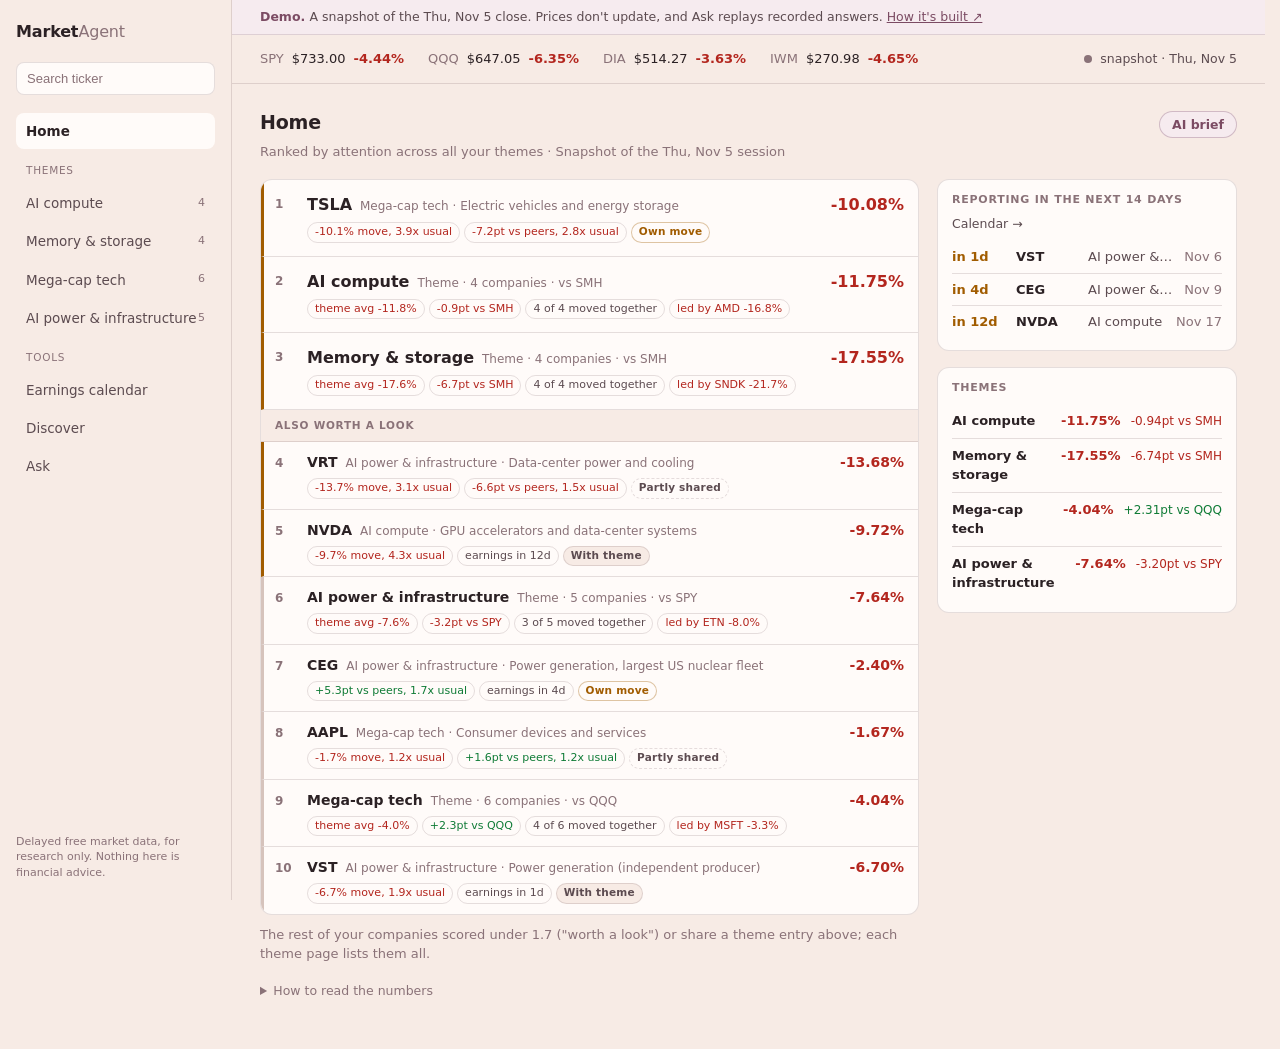
<file: index.html>
<!doctype html>
<html lang="en">
<head>
  <meta charset="utf-8" />
  <meta name="viewport" content="width=device-width, initial-scale=1" />
  <title>Market Agent · demo</title>
  <link rel="icon" href="data:image/svg+xml,%3Csvg xmlns='http://www.w3.org/2000/svg' viewBox='0 0 32 32'%3E%3Crect width='32' height='32' rx='7' fill='%232B2124'/%3E%3Crect x='7' y='17' width='4' height='8' rx='1' fill='%23F7EBE5'/%3E%3Crect x='14' y='11' width='4' height='14' rx='1' fill='%23F7EBE5'/%3E%3Crect x='21' y='7' width='4' height='18' rx='1' fill='%23F7EBE5'/%3E%3C/svg%3E" />
  <link rel="stylesheet" href="style.css" />
</head>
<body>
  <div class="app">
    <aside class="sidebar">
      <div class="brand">Market<span>Agent</span></div>

      <form id="search-form" class="search" role="search">
        <input id="search-input" type="search" placeholder="Search ticker" autocomplete="off"
               maxlength="12" aria-label="Search for a ticker" />
      </form>

      <nav class="nav" aria-label="Main">
        <a class="nav-item" href="#/" data-route="home">Home</a>
        <p class="nav-section" id="nav-themes-label">Themes</p>
        <div class="nav-themes" id="nav-themes" aria-labelledby="nav-themes-label"></div>
        <p class="nav-section">Tools</p>
        <a class="nav-item" href="#/earnings" data-route="earnings">Earnings calendar</a>
        <a class="nav-item" href="#/discover" data-route="discover">Discover</a>
        <a class="nav-item" href="#/ask" data-route="ask">Ask</a>
      </nav>

      <p class="disclaimer">
        Delayed free market data, for research only. Nothing here is financial advice.
      </p>
    </aside>

    <div class="main">
      <header class="strip" id="market-strip" aria-label="Market overview">
        <div class="strip-loading">Loading market data...</div>
      </header>

      <main id="view" class="view" aria-live="polite"></main>
    </div>
  </div>

  <div id="tooltip" class="tooltip" hidden></div>
  <div id="toast" class="toast" role="status" aria-live="polite" hidden></div>
  <script src="demo-config.js"></script>
  <script src="app.js"></script>
</body>
</html>
</file>
<file: style.css>
/* Palette values come from the dataviz reference palette, dark mode:
   validated for contrast and colorblind separation against the #1a1a19
   surface. Status colors (up/down/attention) are reserved -- they never
   double as decorative accents, and every one is paired with a sign or a
   text label so meaning never rests on color alone. */
:root {
  color-scheme: light;

  --plane: #F7EBE5;          /* warm cream page ground */
  --surface: #FFFBF9;        /* near-white card */
  --surface-hover: #FFF3EE;
  --border: rgba(93, 62, 72, 0.16);

  --ink: #2B2124;            /* 14.8:1 on card */
  --ink-secondary: #5C4B50;
  --ink-muted: #8A7278;

  --gridline: #EEDFD8;
  --axis: #D6C3BC;

  --series-1: #2a78d6;       /* chart line -- a hue no status color uses */
  --up: #0F7B36;             /* 5.1:1 on the warm ground */
  --down: #B3261E;           /* 6.2:1 */
  --attention: #A15C00;

  /* One accent for everything AI-generated -- brief and discovery share a
     signature so the reader always knows what a model wrote. Plum sits in
     the Dusty Mauve family, 6.7:1 on card, and never carries data values,
     so it can't be confused with the up/down reds and greens. */
  --accent-ai: #7B4B63;
  --accent-ai-wash: #F6EBEF;

  --radius: 12px;
}

* { box-sizing: border-box; }

html, body { height: 100%; }

body {
  margin: 0;
  background: var(--plane);
  color: var(--ink);
  font-family: system-ui, -apple-system, "Segoe UI", sans-serif;
  font-size: 14px;
  line-height: 1.5;
}

button { font-family: inherit; }

/* Reserve the scrollbar's width, so a page that grows long enough to
   scroll once its data arrives doesn't shift sideways. */
html { scrollbar-gutter: stable; }

.app { display: flex; min-height: 100vh; }

/* ---------- sidebar ---------- */
.sidebar {
  width: 232px;
  flex-shrink: 0;
  border-right: 1px solid var(--border);
  padding: 20px 16px;
  display: flex;
  flex-direction: column;
  gap: 18px;
  position: sticky;
  top: 0;
  height: 100vh;
}

.brand {
  font-size: 16px;
  font-weight: 700;
  letter-spacing: -0.01em;
}
.brand span { color: var(--ink-muted); font-weight: 500; }

.search input {
  width: 100%;
  padding: 8px 10px;
  border-radius: 8px;
  border: 1px solid var(--border);
  background: var(--surface);
  color: var(--ink);
  font-size: 13px;
}

.search input::placeholder { color: var(--ink-muted); }

.search input:focus {
  outline: 2px solid var(--series-1);
  outline-offset: 1px;
}

.nav { display: flex; flex-direction: column; gap: 2px; }

.nav-item {
  text-align: left;
  padding: 8px 10px;
  border-radius: 8px;
  border: none;
  background: none;
  color: var(--ink-secondary);
  font-size: 13.5px;
  cursor: pointer;
  display: flex;
  justify-content: space-between;
  align-items: center;
}

.nav-item:hover:not(:disabled) { background: var(--surface); color: var(--ink); }
.nav-item.is-active { background: var(--surface); color: var(--ink); font-weight: 600; }

.disclaimer {
  font-size: 11px;
  line-height: 1.4;
  color: var(--ink-muted);
  margin: 0;
}

/* ---------- market strip ---------- */
.main { flex: 1; min-width: 0; }

.strip {
  display: flex;
  align-items: center;
  gap: 24px;
  flex-wrap: wrap;
  padding: 14px 28px;
  border-bottom: 1px solid var(--border);
}

.strip-loading { color: var(--ink-muted); font-size: 13px; }

.index {
  display: flex;
  align-items: baseline;
  gap: 8px;
  font-size: 13px;
}
.index .label { color: var(--ink-muted); }
.index .value { font-variant-numeric: tabular-nums; }
.index .delta { font-variant-numeric: tabular-nums; font-weight: 600; }

.session {
  margin-left: auto;
  display: flex;
  align-items: center;
  gap: 8px;
  font-size: 12.5px;
  color: var(--ink-secondary);
}
.session .dot {
  width: 8px; height: 8px; border-radius: 50%;
  background: var(--ink-muted);
}
.session .dot.open { background: var(--up); }

/* ---------- views ---------- */
.view { padding: 24px 28px 48px; }

.view-head {
  display: flex;
  align-items: baseline;
  justify-content: space-between;
  gap: 16px;
  margin-bottom: 4px;
}

.view-head h1 { font-size: 19px; margin: 0; letter-spacing: -0.01em; }
.view-sub { color: var(--ink-muted); font-size: 13px; margin: 0 0 18px; }

.up-text { color: var(--up); }
.down-text { color: var(--down); }

/* ---------- watchlist rows ---------- */
.rows { display: flex; flex-direction: column; gap: 8px; }

.row {
  display: grid;
  grid-template-columns: 124px 1fr 116px 132px 88px 28px;
  align-items: center;
  gap: 16px;
  padding: 14px 16px;
  background: var(--surface);
  border: 1px solid var(--border);
  border-left: 3px solid transparent;
  border-radius: var(--radius);
  cursor: pointer;
  text-align: left;
  width: 100%;
  color: inherit;
  font: inherit;
}

/* A grid item's minimum width defaults to its content's, so one long
   headline (nowrap, for the ellipsis) widened its column past the card and
   pushed the price, chart and Edit button out of the row -- and out of line
   with the rows above and below. Letting every cell shrink keeps the
   columns the template says, and the ellipsis can do its job. */
.row > * { min-width: 0; }

.row:hover { background: var(--surface-hover); }
.row:focus-visible { outline: 2px solid var(--series-1); outline-offset: 2px; }

.row.level-high { border-left-color: var(--attention); }
.row.level-medium { border-left-color: var(--axis); }
/* Data failed to load: not calm, just unknown. */
.row.level-incomplete { border-left-color: var(--axis); border-left-style: dashed; }

.row .ticker { font-size: 15px; font-weight: 700; letter-spacing: -0.01em; }
.row .attention-tag {
  display: block;
  white-space: nowrap;
  font-size: 10px;
  text-transform: uppercase;
  letter-spacing: 0.06em;
  color: var(--ink-muted);
  margin-top: 2px;
}
.row.level-high .attention-tag { color: var(--attention); }

.row .headline {
  color: var(--ink-secondary);
  font-size: 13px;
  overflow: hidden;
  text-overflow: ellipsis;
  white-space: nowrap;
}

.factors { display: flex; flex-wrap: wrap; gap: 4px; margin-top: 4px; }
.chip {
  font-size: 11px;
  padding: 1px 7px;
  border-radius: 999px;
  border: 1px solid var(--border);
  color: var(--ink-secondary);
  font-variant-numeric: tabular-nums;
  white-space: nowrap;
}
.chip.up { color: var(--up); }
.chip.down { color: var(--down); }

.row .price { text-align: right; font-variant-numeric: tabular-nums; font-size: 15px; }
.row .delta { text-align: right; font-variant-numeric: tabular-nums; font-weight: 600; font-size: 13px; }
.row .spark { width: 88px; height: 30px; display: block; }
.spark-cell { display: flex; flex-direction: column; align-items: center; gap: 2px; }
.spark-label {
  font-size: 10px; color: var(--ink-muted);
  text-transform: uppercase; letter-spacing: 0.05em;
}
.row .remove {
  border: none; background: none; color: var(--ink-muted);
  cursor: pointer; font-size: 16px; line-height: 1; padding: 4px; border-radius: 6px;
}
.row .remove:hover { color: var(--down); background: rgba(179, 38, 30, 0.10); }

.row-error { color: var(--down); font-size: 12.5px; }

/* ---------- detail ---------- */
.back {
  border: none; background: none; color: var(--ink-muted);
  cursor: pointer; font-size: 13px; padding: 0; margin-bottom: 14px;
}
.back:hover { color: var(--ink); }

.detail-head { display: flex; align-items: flex-end; gap: 18px; flex-wrap: wrap; margin-bottom: 6px; }
.detail-head h1 { font-size: 26px; margin: 0; letter-spacing: -0.02em; }
.detail-price { font-size: 30px; font-weight: 700; font-variant-numeric: tabular-nums; }
.detail-delta { font-size: 15px; font-weight: 600; font-variant-numeric: tabular-nums; }

.panel {
  background: var(--surface);
  border: 1px solid var(--border);
  border-radius: var(--radius);
  padding: 18px;
  margin-top: 16px;
}

.panel h2 {
  font-size: 11px;
  text-transform: uppercase;
  letter-spacing: 0.07em;
  color: var(--ink-muted);
  margin: 0 0 12px;
  font-weight: 600;
}

.chart-wrap { position: relative; }
.chart { width: 100%; height: 260px; display: block; }

.grid-2 { display: grid; grid-template-columns: 1.4fr 1fr; gap: 16px; align-items: start; }
@media (max-width: 900px) { .grid-2 { grid-template-columns: 1fr; } }

.analysis { font-size: 14px; line-height: 1.65; color: var(--ink); margin: 0; }

.stat-line { display: flex; gap: 22px; flex-wrap: wrap; }
.stat { display: flex; flex-direction: column; gap: 2px; }
.stat .stat-label { font-size: 11px; text-transform: uppercase; letter-spacing: 0.06em; color: var(--ink-muted); }
.stat .stat-value { font-size: 16px; font-variant-numeric: tabular-nums; font-weight: 600; }

.news-list { list-style: none; margin: 0; padding: 0; display: flex; flex-direction: column; }
.news-list li { padding: 10px 0; border-bottom: 1px solid var(--border); }
.news-list li:last-child { border-bottom: none; }
.news-list a { color: var(--ink); text-decoration: none; font-size: 13.5px; line-height: 1.45; }
.news-list a:hover { color: var(--series-1); }
.news-list .meta { color: var(--ink-muted); font-size: 11.5px; margin-top: 3px; }

.empty, .loading-text { color: var(--ink-muted); font-size: 13.5px; padding: 28px 0; }

/* ---------- chart tooltip ---------- */
.tooltip {
  position: fixed;
  z-index: 20;
  background: var(--surface);
  border: 1px solid var(--border);
  border-radius: 8px;
  padding: 8px 10px;
  pointer-events: none;
  box-shadow: 0 6px 24px rgba(93, 62, 72, 0.18);
  min-width: 108px;
}
.tooltip .tip-value {
  font-size: 15px; font-weight: 700; font-variant-numeric: tabular-nums;
  display: flex; align-items: center; gap: 7px;
}
.tooltip .tip-key { width: 12px; height: 2px; background: var(--series-1); border-radius: 1px; flex: none; }
.tooltip .tip-label { font-size: 11.5px; color: var(--ink-muted); margin-top: 2px; }

/* ---------- AI brief ---------- */
.brief {
  background: var(--accent-ai-wash);
  border: 1px solid rgba(123, 75, 99, 0.22);
  border-radius: var(--radius);
  padding: 18px 20px;
  margin-bottom: 18px;
}

.brief-head {
  display: flex;
  align-items: center;
  gap: 8px;
  margin-bottom: 10px;
}

.brief-head h2 {
  font-size: 11px;
  text-transform: uppercase;
  letter-spacing: 0.07em;
  color: var(--accent-ai);
  margin: 0;
  font-weight: 700;
}

.brief-refresh {
  margin-left: auto;
  border: none;
  background: none;
  color: var(--accent-ai);
  font-size: 12px;
  cursor: pointer;
  padding: 2px 6px;
  border-radius: 6px;
}
.brief-refresh:hover { background: rgba(123, 75, 99, 0.10); }

.brief-body { font-size: 14px; line-height: 1.65; color: var(--ink); margin: 0; }
.brief-body p { margin: 0 0 10px; }
.brief-body p:last-child { margin-bottom: 0; }
.brief-meta { font-size: 11.5px; color: var(--ink-muted); margin: 10px 0 0; }

/* ---------- discover ---------- */
.row.is-discover { border-left-color: var(--accent-ai); }
.row .add {
  border: none; background: none; color: var(--accent-ai);
  cursor: pointer; font-size: 18px; line-height: 1; padding: 4px; border-radius: 6px;
}
.row .add:hover { background: rgba(123, 75, 99, 0.12); }

.note {
  font-size: 12.5px;
  color: var(--ink-muted);
  background: var(--surface);
  border: 1px solid var(--border);
  border-radius: 10px;
  padding: 10px 14px;
  margin: 0 0 16px;
  line-height: 1.5;
}

/* ---------- discover themes ---------- */
.section-heading {
  font-size: 11px;
  text-transform: uppercase;
  letter-spacing: 0.07em;
  color: var(--ink-muted);
  font-weight: 600;
  margin: 22px 0 10px;
}

.themes {
  display: grid;
  grid-template-columns: repeat(auto-fit, minmax(300px, 1fr));
  gap: 12px;
}

.theme-card {
  background: var(--accent-ai-wash);
  border: 1px solid rgba(123, 75, 99, 0.22);
  border-radius: var(--radius);
  padding: 16px;
}

.theme-card h3 {
  margin: 0 0 6px;
  font-size: 14.5px;
  font-weight: 700;
  color: var(--accent-ai);
  letter-spacing: -0.01em;
}

.theme-what { margin: 0; font-size: 13.5px; line-height: 1.55; color: var(--ink); }

.theme-tickers { display: flex; flex-wrap: wrap; gap: 6px; margin-top: 10px; }

.ticker-tag {
  font-size: 11.5px;
  font-weight: 700;
  letter-spacing: 0.02em;
  padding: 3px 9px;
  border-radius: 999px;
  border: 1px solid rgba(123, 75, 99, 0.30);
  background: var(--surface);
  color: var(--accent-ai);
  cursor: pointer;
}
.ticker-tag:hover { background: rgba(123, 75, 99, 0.10); }

/* ---------- fundamentals & earnings ---------- */
.bar-chart { width: 100%; height: 190px; display: block; }

.earnings-row { grid-template-columns: 124px 1fr 128px 104px 28px; }
.figure-cell { display: flex; flex-direction: column; align-items: flex-end; gap: 1px; }
.figure-value {
  font-size: 14.5px;
  font-variant-numeric: tabular-nums;
  font-weight: 600;
}
.figure-label {
  font-size: 10px;
  text-transform: uppercase;
  letter-spacing: 0.05em;
  color: var(--ink-muted);
}

/* ---------- earnings calendar ---------- */
.calendars {
  display: grid;
  grid-template-columns: repeat(auto-fit, minmax(300px, 1fr));
  gap: 16px;
  margin-top: 6px;
}

.calendar {
  background: var(--surface);
  border: 1px solid var(--border);
  border-radius: var(--radius);
  padding: 16px;
}

.calendar-title {
  margin: 0 0 12px;
  font-size: 14px;
  font-weight: 700;
  letter-spacing: -0.01em;
}

.calendar-grid {
  display: grid;
  grid-template-columns: repeat(7, 1fr);
  gap: 3px;
}

.weekday {
  font-size: 10px;
  text-transform: uppercase;
  letter-spacing: 0.05em;
  color: var(--ink-muted);
  text-align: center;
  padding-bottom: 4px;
}

.day {
  min-height: 46px;
  border-radius: 7px;
  padding: 3px;
  display: flex;
  flex-direction: column;
  gap: 2px;
  border: 1px solid transparent;
}

.day.is-blank { min-height: 0; }
.day.is-weekend { background: rgba(93, 62, 72, 0.04); }

.day-number {
  font-size: 10.5px;
  color: var(--ink-muted);
  font-variant-numeric: tabular-nums;
  text-align: right;
  padding: 0 2px;
}

.day.is-today { border-color: var(--attention); }
.day.is-today .day-number { color: var(--attention); font-weight: 700; }

.day.has-events { background: var(--accent-ai-wash); }

.day-ticker {
  display: block;
  width: 100%;
  font-size: 10.5px;
  font-weight: 700;
  letter-spacing: 0.02em;
  padding: 2px 3px;
  border-radius: 5px;
  border: none;
  background: var(--accent-ai);
  color: #fff;
  cursor: pointer;
  text-align: center;
}
.day-ticker:hover { opacity: 0.85; }

.plain-list { list-style: none; margin: 0; padding: 0; display: flex; flex-direction: column; gap: 6px; }
.link-button {
  background: none;
  border: none;
  padding: 0;
  color: var(--ink);
  font-size: 13.5px;
  cursor: pointer;
  text-align: left;
}
.link-button:hover { color: var(--accent-ai); }

/* ---------- explained metrics ---------- */
.metrics { display: flex; flex-direction: column; gap: 12px; }

.metric {
  display: grid;
  grid-template-columns: 120px 1fr;
  gap: 14px;
  align-items: baseline;
}

.metric-value {
  font-size: 17px;
  font-weight: 700;
  font-variant-numeric: tabular-nums;
  text-align: right;
}

.metric-name { font-size: 13px; font-weight: 600; color: var(--ink); }
.metric-note { font-size: 12.5px; color: var(--ink-muted); line-height: 1.45; margin-top: 1px; }

@media (max-width: 620px) {
  .metric { grid-template-columns: 1fr; }
  .metric-value { text-align: left; }
}

/* ---------- ask / chat ---------- */
.chat-log {
  display: flex;
  flex-direction: column;
  gap: 14px;
  min-height: 240px;
  max-height: calc(100vh - 300px);
  overflow-y: auto;
  padding: 4px 2px 10px;
}

.chat-empty { padding: 18px 0; }
.chat-empty-title {
  font-size: 11px; text-transform: uppercase; letter-spacing: 0.07em;
  color: var(--ink-muted); margin: 0 0 10px; font-weight: 600;
}

.starter {
  display: block;
  width: 100%;
  text-align: left;
  background: var(--surface);
  border: 1px solid var(--border);
  border-radius: 10px;
  padding: 11px 14px;
  margin-bottom: 8px;
  font-size: 13.5px;
  color: var(--ink);
  cursor: pointer;
}
.starter:hover { background: var(--surface-hover); border-color: var(--accent-ai); }

.bubble {
  border-radius: var(--radius);
  padding: 12px 15px;
  font-size: 14px;
  line-height: 1.6;
  white-space: pre-wrap;
  max-width: 78ch;
}

.bubble.user {
  align-self: flex-end;
  background: var(--accent-ai);
  color: #fff;
  border-bottom-right-radius: 4px;
}

.bubble.agent {
  background: var(--surface);
  border: 1px solid var(--border);
  border-bottom-left-radius: 4px;
}

.bubble.agent.is-error { color: var(--down); border-color: rgba(179, 38, 30, 0.35); }
.bubble.thinking { color: var(--ink-muted); font-style: italic; }

.assistant-turn { display: flex; flex-direction: column; gap: 6px; align-items: flex-start; }

.trace {
  font-size: 12px;
  background: var(--accent-ai-wash);
  border: 1px solid rgba(123, 75, 99, 0.22);
  border-radius: 9px;
  padding: 7px 11px;
  max-width: 78ch;
}
.trace summary {
  cursor: pointer;
  color: var(--accent-ai);
  font-weight: 600;
  letter-spacing: 0.01em;
}
.trace-step { padding: 6px 0 0 2px; }
.trace-step + .trace-step { border-top: 1px solid rgba(123, 75, 99, 0.14); margin-top: 6px; }
.trace-call {
  font-family: ui-monospace, SFMono-Regular, Menlo, monospace;
  font-size: 11.5px;
  color: var(--ink-secondary);
  word-break: break-all;
}
.trace-meta { font-size: 11px; color: var(--ink-muted); margin-top: 2px; }
.trace-step.is-error .trace-meta { color: var(--down); }
.trace-summary {
  font-size: 11.5px;
  color: var(--ink-secondary);
  margin-top: 2px;
  overflow-wrap: anywhere;
}

.chat-form { display: flex; gap: 8px; margin-top: 16px; }
.chat-input {
  flex: 1;
  padding: 11px 14px;
  border-radius: 10px;
  border: 1px solid var(--border);
  background: var(--surface);
  color: var(--ink);
  font-size: 14px;
}
.chat-input:focus { outline: 2px solid var(--accent-ai); outline-offset: 1px; }
.chat-send {
  padding: 11px 20px;
  border-radius: 10px;
  border: none;
  background: var(--accent-ai);
  color: #fff;
  font-size: 14px;
  font-weight: 600;
  cursor: pointer;
}
.chat-send:hover { opacity: 0.9; }

/* ---------- news summaries ---------- */
.news-summary {
  font-size: 12.5px;
  line-height: 1.5;
  color: var(--ink-secondary);
  margin-top: 5px;
}

.news-list .meta { display: flex; align-items: center; gap: 7px; }

.kind-tag {
  font-size: 9.5px;
  text-transform: uppercase;
  letter-spacing: 0.06em;
  font-weight: 700;
  color: var(--accent-ai);
  border: 1px solid rgba(123, 75, 99, 0.32);
  border-radius: 4px;
  padding: 0 5px;
  line-height: 15px;
}

/* ---------- earnings setup ---------- */
.reaction-chart { width: 100%; height: 170px; display: block; }

.setup-lead { font-size: 14px; line-height: 1.6; margin: 0 0 10px; color: var(--ink); }
.setup-figure {
  font-size: 24px;
  font-weight: 700;
  font-variant-numeric: tabular-nums;
  margin-right: 4px;
}

.setup-note {
  font-size: 13.5px;
  line-height: 1.6;
  color: var(--ink-secondary);
  margin: 0 0 14px;
  padding-left: 12px;
  border-left: 2px solid var(--border);
}
.setup-note.is-striking {
  color: var(--ink);
  border-left-color: var(--attention);
}

/* ---------- navigation (links, so every page has an address) ---------- */
a.nav-item { text-decoration: none; }
.nav-item:hover { background: var(--surface); color: var(--ink); }
.nav-item:focus-visible { outline: 2px solid var(--series-1); outline-offset: 1px; }
.nav-section {
  margin: 12px 10px 4px;
  font-size: 10.5px;
  text-transform: uppercase;
  letter-spacing: 0.07em;
  color: var(--ink-muted);
}
.nav-themes { display: flex; flex-direction: column; gap: 2px; }
.nav-count { font-size: 11px; color: var(--ink-muted); font-variant-numeric: tabular-nums; }
.sidebar { overflow-y: auto; }
.disclaimer { margin-top: auto; }

a.back { display: inline-block; text-decoration: none; }
.inline-link { color: inherit; text-decoration: underline; text-underline-offset: 2px; }
.inline-link:hover { color: var(--series-1); }

/* ---------- theme vocabulary ---------- */
.attr-tag {
  display: inline-block;
  font-size: 10.5px;
  font-weight: 600;
  letter-spacing: 0.02em;
  padding: 1px 7px;
  border-radius: 999px;
  border: 1px solid var(--border);
  white-space: nowrap;
  color: var(--ink-secondary);
  background: var(--surface);
}
/* Neutral tones on purpose: these describe how a move lines up with its
   peers, not whether it was good or bad, so they stay out of the up/down
   reds and greens. */
.attr-theme { color: var(--ink-secondary); background: var(--plane); }
.attr-company { color: var(--attention); border-color: rgba(161, 92, 0, 0.35); }
.attr-quiet, .attr-none { color: var(--ink-muted); }

/* ---------- theme stats (theme page) ---------- */

.tstats { display: flex; flex-wrap: wrap; gap: 18px; }
.tstat { display: flex; flex-direction: column; gap: 1px; }
.tstat-label { font-size: 10.5px; text-transform: uppercase; letter-spacing: 0.06em; color: var(--ink-muted); }
.tstat-value { font-size: 15px; font-weight: 600; font-variant-numeric: tabular-nums; }
a.ticker-tag { text-decoration: none; display: inline-block; }
.empty-inline { color: var(--ink-muted); font-size: 13px; margin: 0; }

.reading-guide { margin-top: 18px; font-size: 12.5px; color: var(--ink-secondary); }
.reading-guide summary { cursor: pointer; color: var(--ink-muted); }
.reading-guide p { margin: 6px 0; max-width: 760px; line-height: 1.5; }

/* ---------- theme page ---------- */
.theme-summary .tstats { gap: 26px; }
.theme-row { grid-template-columns: 150px 1fr 96px 84px 150px 88px 44px; }
.row-role { display: block; font-size: 11.5px; color: var(--ink-muted); margin-top: 2px; line-height: 1.35; }
.row-note {
  margin-top: 6px; font-size: 12.5px; color: var(--ink-secondary); font-style: italic;
  border-left: 2px solid var(--axis); padding-left: 8px;
}
.rel-cell { display: flex; flex-direction: column; align-items: flex-end; gap: 2px; }
.rel-line { display: flex; gap: 6px; font-size: 12px; font-variant-numeric: tabular-nums; }
.rel-label { color: var(--ink-muted); }
.rel-value { font-weight: 600; }
.row-edit {
  border: 1px solid var(--border); background: var(--surface); color: var(--ink-secondary);
  border-radius: 6px; font-size: 11.5px; padding: 3px 6px; cursor: pointer;
}
.row-edit:hover { color: var(--ink); background: var(--surface-hover); }

.edit-panel {
  background: var(--surface);
  border: 1px solid var(--border);
  border-radius: var(--radius);
  padding: 12px 16px;
  margin-top: -4px;
  display: flex;
  flex-direction: column;
  gap: 8px;
}
.edit-line { display: flex; flex-wrap: wrap; gap: 8px; align-items: center; }
.edit-line .field-input { flex: 1; min-width: 200px; }

/* ---------- forms ---------- */
.form-grid { display: flex; flex-wrap: wrap; gap: 10px 14px; align-items: flex-end; }
.field { display: flex; flex-direction: column; gap: 4px; flex: 1; min-width: 160px; }
.field-label { font-size: 11.5px; color: var(--ink-muted); }
.field-input {
  padding: 7px 10px;
  border-radius: 8px;
  border: 1px solid var(--border);
  background: var(--surface);
  color: var(--ink);
  font: inherit;
  font-size: 13px;
}
.field-input:focus { outline: 2px solid var(--series-1); outline-offset: 0; border-color: transparent; }
.button-primary, .button-secondary, .button-danger {
  border-radius: 8px; padding: 7px 12px; font-size: 13px; cursor: pointer; border: 1px solid var(--border);
}
.button-primary { background: var(--ink); color: var(--surface); border-color: var(--ink); }
.button-primary:hover { opacity: 0.9; }
.button-primary:disabled { opacity: 0.6; cursor: default; }
.button-secondary { background: var(--surface); color: var(--ink); }
.button-secondary:hover { background: var(--surface-hover); }
.button-secondary:disabled { color: var(--ink-muted); cursor: default; }
.button-danger { background: none; color: var(--down); border-color: rgba(179, 38, 30, 0.3); }
.button-danger:hover { background: rgba(179, 38, 30, 0.08); }
.form-error { color: var(--down); font-size: 12.5px; margin: 6px 0 0; flex-basis: 100%; }
.form-hint { color: var(--ink-muted); font-size: 12.5px; margin: 8px 0; }

details.panel > summary { cursor: pointer; font-weight: 600; font-size: 13.5px; color: var(--ink-secondary); }
details.panel[open] > summary { margin-bottom: 14px; }
.theme-settings .button-danger { margin-top: 16px; }
.new-theme { margin-top: 18px; }

/* ---------- stock page: theme context ---------- */
.theme-context .tstats { margin: 4px 0 12px; }
.context-role { margin: -6px 0 10px; color: var(--ink-secondary); font-size: 13px; }
.context-verdict { margin: 0 0 10px; font-size: 13px; color: var(--ink-secondary); display: flex; align-items: center; gap: 4px; flex-wrap: wrap; }
.context-peers { display: flex; flex-wrap: wrap; align-items: center; gap: 6px; }
.peer-tag span { font-variant-numeric: tabular-nums; font-weight: 600; }

/* ---------- earnings: next two weeks ---------- */
.upcoming { padding: 4px 18px; margin-top: 0; }
.upcoming-line {
  display: grid; grid-template-columns: 70px 70px 1fr 70px; gap: 10px; align-items: center;
  padding: 8px 0; border-bottom: 1px solid var(--border); color: inherit; text-decoration: none; font-size: 13px;
}
.upcoming-line:last-child { border-bottom: none; }
.upcoming-line:hover .upcoming-ticker { color: var(--series-1); }
.upcoming-date { color: var(--ink-muted); font-variant-numeric: tabular-nums; }
.upcoming-ticker { font-weight: 700; }
.upcoming-theme { color: var(--ink-secondary); }
.upcoming-days { text-align: right; color: var(--ink-muted); font-variant-numeric: tabular-nums; }

/* ---------- add-to-theme menu + toast ---------- */
.theme-menu {
  position: absolute;
  z-index: 20;
  min-width: 220px;
  background: var(--surface);
  border: 1px solid var(--border);
  border-radius: 10px;
  box-shadow: 0 8px 24px rgba(43, 33, 36, 0.14);
  padding: 8px;
  display: flex;
  flex-direction: column;
  gap: 2px;
}
.theme-menu-title { margin: 2px 6px 6px; font-size: 11.5px; color: var(--ink-muted); }
.theme-menu-item {
  text-align: left; background: none; border: none; border-radius: 6px;
  padding: 7px 8px; font-size: 13px; color: var(--ink); cursor: pointer;
}
.theme-menu-item:hover, .theme-menu-item:focus-visible { background: var(--surface-hover); outline: none; }

.toast {
  position: fixed; bottom: 20px; left: 50%; transform: translateX(-50%);
  background: var(--ink); color: var(--surface);
  padding: 9px 16px; border-radius: 8px; font-size: 13px; z-index: 30;
  box-shadow: 0 6px 18px rgba(43, 33, 36, 0.2);
}

/* Rows built as divs (they contain buttons) need the button's cursor and
   focus ring back. */
div.row { cursor: pointer; }
div.row:focus-visible { outline: 2px solid var(--series-1); outline-offset: 2px; }
.attr-mixed { color: var(--ink-secondary); border-style: dashed; }

/* [hidden] loses to any display rule, so restate it for elements that set one. */
.edit-panel[hidden], .toast[hidden], .form-error[hidden] { display: none; }

/* Narrower windows: drop the price and sparkline before squeezing the
   comparison columns, which are the point of the theme page. */
@media (max-width: 1180px) {
  .theme-row { grid-template-columns: 120px 1fr 80px 140px 44px; }
  .theme-row .price, .theme-row .spark-cell { display: none; }
  .row:not(.theme-row) { grid-template-columns: 110px 1fr 96px 88px 28px; }
  .row:not(.theme-row) .spark-cell { display: none; }
}
@media (max-width: 760px) {
  .theme-row { grid-template-columns: 1fr 80px 44px; }
  .theme-row > div:nth-child(2), .theme-row .rel-cell { display: none; }
}

/* ---------- tabs ---------- */
.tabs { display: flex; gap: 2px; border-bottom: 1px solid var(--border); margin: 14px 0 4px; flex-wrap: wrap; }
.tab {
  padding: 8px 12px; font-size: 13.5px; color: var(--ink-secondary); text-decoration: none;
  border-bottom: 2px solid transparent; margin-bottom: -1px;
}
.tab:hover { color: var(--ink); }
.tab.is-active { color: var(--ink); font-weight: 600; border-bottom-color: var(--ink); }
.tab:focus-visible { outline: 2px solid var(--series-1); outline-offset: 1px; }
.tab-body { margin-top: 12px; }

/* ---------- segmented control (performance window) ---------- */
.segmented { display: inline-flex; border: 1px solid var(--border); border-radius: 8px; overflow: hidden; margin: 2px 0 4px; }
.segment {
  border: none; background: var(--surface); color: var(--ink-secondary);
  padding: 6px 12px; font-size: 12.5px; cursor: pointer; border-right: 1px solid var(--border);
}
.segment:last-child { border-right: none; }
.segment.is-active { background: var(--ink); color: var(--surface); font-weight: 600; }
.segment:focus-visible { outline: 2px solid var(--series-1); outline-offset: -2px; }

/* ---------- data tables ---------- */
.table-wrap { overflow-x: auto; }
.data-table { width: 100%; border-collapse: collapse; font-size: 13px; font-variant-numeric: tabular-nums; }
.data-table th {
  text-align: left; font-size: 10.5px; text-transform: uppercase; letter-spacing: 0.05em;
  color: var(--ink-muted); font-weight: 600; padding: 6px 10px; border-bottom: 1px solid var(--border);
  white-space: nowrap;
}
.data-table th[title] { cursor: help; text-decoration: underline dotted; text-underline-offset: 3px; }
.data-table td { padding: 9px 10px; border-bottom: 1px solid var(--border); white-space: nowrap; }
.data-table .num { text-align: right; }
.data-table tr.is-link { cursor: pointer; }
.data-table tr.is-link:hover td { background: var(--surface-hover); }
.data-table tr.is-link:focus-visible td { background: var(--surface-hover); outline: none; }
.data-table tr.is-self td { background: var(--accent-ai-wash); }
.data-table tfoot th, .data-table tfoot td { border-bottom: none; color: var(--ink-secondary); font-weight: 600; padding-top: 10px; }
.cell-ticker { font-weight: 700; }
.cell-role { display: block; font-size: 11.5px; color: var(--ink-muted); white-space: normal; max-width: 260px; }

.bar-cell { display: flex; align-items: center; justify-content: flex-end; gap: 10px; }
.bar-track { position: relative; width: 120px; height: 8px; background: var(--plane); border-radius: 4px; flex: none; }
.bar-track::after { content: ""; position: absolute; left: 50%; top: -2px; bottom: -2px; width: 1px; background: var(--axis); }
.bar { position: absolute; top: 0; bottom: 0; border-radius: 4px; }
.bar-up { left: 50%; background: var(--up); opacity: 0.7; }
.bar-down { right: 50%; background: var(--down); opacity: 0.7; }

.flag-mark { color: var(--attention); font-weight: 700; margin-left: 2px; cursor: help; }
.flag-notes { margin: 12px 0 0; padding-left: 18px; font-size: 12.5px; color: var(--ink-secondary); }
.flag-notes li { margin: 3px 0; }

/* ---------- earnings tab ---------- */
.earn-line { margin: 0 0 8px; font-size: 13.5px; line-height: 1.55; max-width: 820px; }
.scatter-chart { width: 100%; height: 300px; display: block; }
.legend { display: flex; flex-wrap: wrap; gap: 12px; margin-top: 8px; font-size: 12px; color: var(--ink-secondary); }
.legend-item { display: inline-flex; align-items: center; gap: 5px; }
.legend-swatch { width: 10px; height: 10px; border-radius: 50%; display: inline-block; }

/* ---------- which session ---------- */
.session-note {
  font-size: 12.5px; color: var(--attention); margin: -10px 0 16px;
}
.theme-summary .session-note { margin: 10px 0 0; }

/* ---------- warnings beside a figure ---------- */
.flag-note {
  font-size: 12.5px; color: var(--ink-secondary); margin: 10px 0 0;
  border-left: 2px solid var(--attention); padding-left: 8px;
}

.attention-tag[title] { cursor: help; }

/* ---------- home: ranked list, shared parts ----------
   The home page (app.js, "home: the ranked list"), once prototype B of
   three. Only the palette's tokens, so it follows the rest of the page. */

.proto-block-head { display: flex; align-items: baseline; justify-content: space-between; gap: 6px 12px; flex-wrap: wrap; margin-bottom: 8px; }
.proto-block-head h2 {
  font-size: 11px; text-transform: uppercase; letter-spacing: 0.07em;
  color: var(--ink-muted); margin: 0; font-weight: 600;
}
.proto-time { font-size: 12px; color: var(--attention); margin: 0; }
.proto-more { font-size: 12.5px; color: var(--ink-secondary); text-decoration: none; }
.proto-more:hover { color: var(--series-1); }
.proto-reasons { margin-top: 0; }

.proto-upcoming, .proto-themes {
  background: var(--surface); border: 1px solid var(--border);
  border-radius: var(--radius); padding: 12px 14px; margin-top: 16px; min-width: 0;
}
.proto-upcoming-line {
  display: grid; grid-template-columns: 56px 64px minmax(0, 1fr) auto; gap: 8px; align-items: baseline;
  padding: 6px 0; border-bottom: 1px solid var(--border); color: inherit; text-decoration: none; font-size: 13px;
}
.proto-upcoming-line:last-of-type { border-bottom: none; }
.proto-upcoming-line:hover .proto-upcoming-ticker { color: var(--series-1); }
.proto-upcoming-when { color: var(--attention); font-weight: 600; font-variant-numeric: tabular-nums; }
.proto-upcoming-ticker { font-weight: 700; }
.proto-upcoming-theme { color: var(--ink-secondary); overflow: hidden; text-overflow: ellipsis; white-space: nowrap; }
.proto-upcoming-date { color: var(--ink-muted); font-variant-numeric: tabular-nums; }

.proto-theme-line {
  display: grid; grid-template-columns: minmax(0, 1fr) auto auto; gap: 10px; align-items: baseline;
  padding: 7px 0; border-bottom: 1px solid var(--border); color: inherit; text-decoration: none;
  font-size: 13px; font-variant-numeric: tabular-nums;
}
.proto-theme-line:last-child { border-bottom: none; }
.proto-theme-line:hover .proto-theme-name { color: var(--series-1); }
.proto-theme-name { font-weight: 600; overflow-wrap: anywhere; }
.proto-theme-avg { font-weight: 600; }
.proto-theme-vs { font-size: 12px; }

/* ---------- home: ranked list and brief drawer ---------- */
.protoB-brief-button {
  border: 1px solid rgba(123, 75, 99, 0.30); background: var(--accent-ai-wash); color: var(--accent-ai);
  font-size: 12.5px; font-weight: 600; padding: 5px 12px; border-radius: 999px; cursor: pointer;
}
.protoB-brief-button:hover { background: rgba(123, 75, 99, 0.12); }
.protoB-layout { display: grid; grid-template-columns: minmax(0, 1fr) 300px; gap: 18px; align-items: start; }
@media (max-width: 980px) { .protoB-layout { grid-template-columns: minmax(0, 1fr); } }
.protoB-side .proto-upcoming:first-child { margin-top: 0; }
.protoB-list {
  list-style: none; margin: 0; padding: 0;
  background: var(--surface); border: 1px solid var(--border); border-radius: var(--radius); overflow: hidden;
}
.protoB-row {
  display: grid; grid-template-columns: 22px minmax(0, 1fr) auto; gap: 10px; align-items: start;
  padding: 10px 14px 10px 11px; border-bottom: 1px solid var(--border); border-left: 3px solid transparent;
  color: inherit; text-decoration: none;
}
.protoB-list li:last-child .protoB-row { border-bottom: none; }
.protoB-row:hover { background: var(--surface-hover); }
.protoB-row:focus-visible { outline: 2px solid var(--series-1); outline-offset: -2px; }
.protoB-row.level-high { border-left-color: var(--attention); }
.protoB-row.level-medium { border-left-color: var(--axis); }
.protoB-row.is-top { padding-top: 13px; padding-bottom: 13px; }
.protoB-row.is-top .protoB-name, .protoB-row.is-top .protoB-move { font-size: 16px; }
.protoB-rank { font-size: 12px; font-weight: 700; color: var(--ink-muted); padding-top: 2px; }
.protoB-body { display: flex; flex-direction: column; gap: 5px; min-width: 0; }
.protoB-line { display: flex; flex-wrap: wrap; align-items: baseline; gap: 2px 8px; min-width: 0; }
.protoB-name { font-weight: 700; font-size: 14px; overflow-wrap: anywhere; }
.protoB-sub { font-size: 12px; color: var(--ink-muted); overflow-wrap: anywhere; }
.protoB-move { font-weight: 700; font-size: 14px; font-variant-numeric: tabular-nums; }
.protoB-divider {
  font-size: 10.5px; text-transform: uppercase; letter-spacing: 0.07em; color: var(--ink-muted);
  font-weight: 600; padding: 8px 14px; background: var(--plane); border-bottom: 1px solid var(--border);
}
.protoB-rest { margin-top: 10px; }

.protoB-drawer[hidden] { display: none; }
.protoB-drawer { position: fixed; inset: 0; z-index: 50; }
.protoB-backdrop { position: absolute; inset: 0; background: rgba(43, 33, 36, 0.35); }
.protoB-sheet {
  position: absolute; top: 0; right: 0; bottom: 0; width: min(440px, 100%); overflow-y: auto;
  background: var(--plane); border-left: 1px solid var(--border); padding: 14px 16px 24px;
  display: flex; flex-direction: column; gap: 10px;
}
.protoB-sheet .brief { margin-bottom: 0; }
.protoB-close {
  align-self: flex-end; border: 1px solid var(--border); background: var(--surface); color: var(--ink-secondary);
  font-size: 12.5px; padding: 4px 12px; border-radius: 999px; cursor: pointer;
}
.protoB-close:focus-visible { outline: 2px solid var(--series-1); outline-offset: 2px; }

/* ---------- phones ----------
   The sidebar becomes a strip of links across the top, and wide tables
   scroll inside their panels instead of pushing the page sideways. */
@media (max-width: 760px) {
  .app { flex-direction: column; }
  .sidebar {
    width: auto; height: auto; position: static; overflow: visible;
    border-right: none; border-bottom: 1px solid var(--border);
    padding: 12px 16px; gap: 10px;
  }
  /* One row of links that scrolls sideways, not three rows of them. */
  .nav, .nav-themes { flex-direction: row; flex-wrap: nowrap; gap: 4px; }
  .nav { overflow-x: auto; scrollbar-width: none; margin: 0 -16px; padding: 0 16px; }
  .nav::-webkit-scrollbar { display: none; }
  .nav-section, .nav-count, .disclaimer { display: none; }
  .nav-item { padding: 6px 10px; font-size: 13px; background: var(--surface); white-space: nowrap; flex: none; }
  /* Index levels drop out; the day's change is what the strip is for. */
  .strip { padding: 10px 16px; gap: 6px 14px; font-size: 12.5px; }
  .index .value { display: none; }
  .session { margin-left: 0; }
  .view { padding: 16px 16px 40px; }
  .tstats { gap: 12px 18px; }
  .detail-head h1 { font-size: 22px; }
  .detail-price { font-size: 24px; }
  .tabs { overflow-x: auto; flex-wrap: nowrap; }
  .tab { white-space: nowrap; }
  .row:not(.theme-row) { grid-template-columns: 1fr 80px 28px; }
  .row:not(.theme-row) > div:nth-child(2), .row:not(.theme-row) .price { display: none; }
  .upcoming-line { grid-template-columns: 60px 60px 1fr; }
  .upcoming-days { display: none; }
  .theme-menu { max-width: calc(100vw - 16px); }
}

/* ---------- static demo ---------- */
.demo-banner {
  background: var(--accent-ai-wash);
  border-bottom: 1px solid var(--border);
  color: var(--ink-secondary);
  font-size: 12.5px;
  padding: 8px 28px;
  line-height: 1.45;
}
.demo-banner strong { color: var(--accent-ai); }
.demo-banner a { color: var(--accent-ai); }
@media (max-width: 760px) { .demo-banner { padding: 8px 16px; } }
</file>
